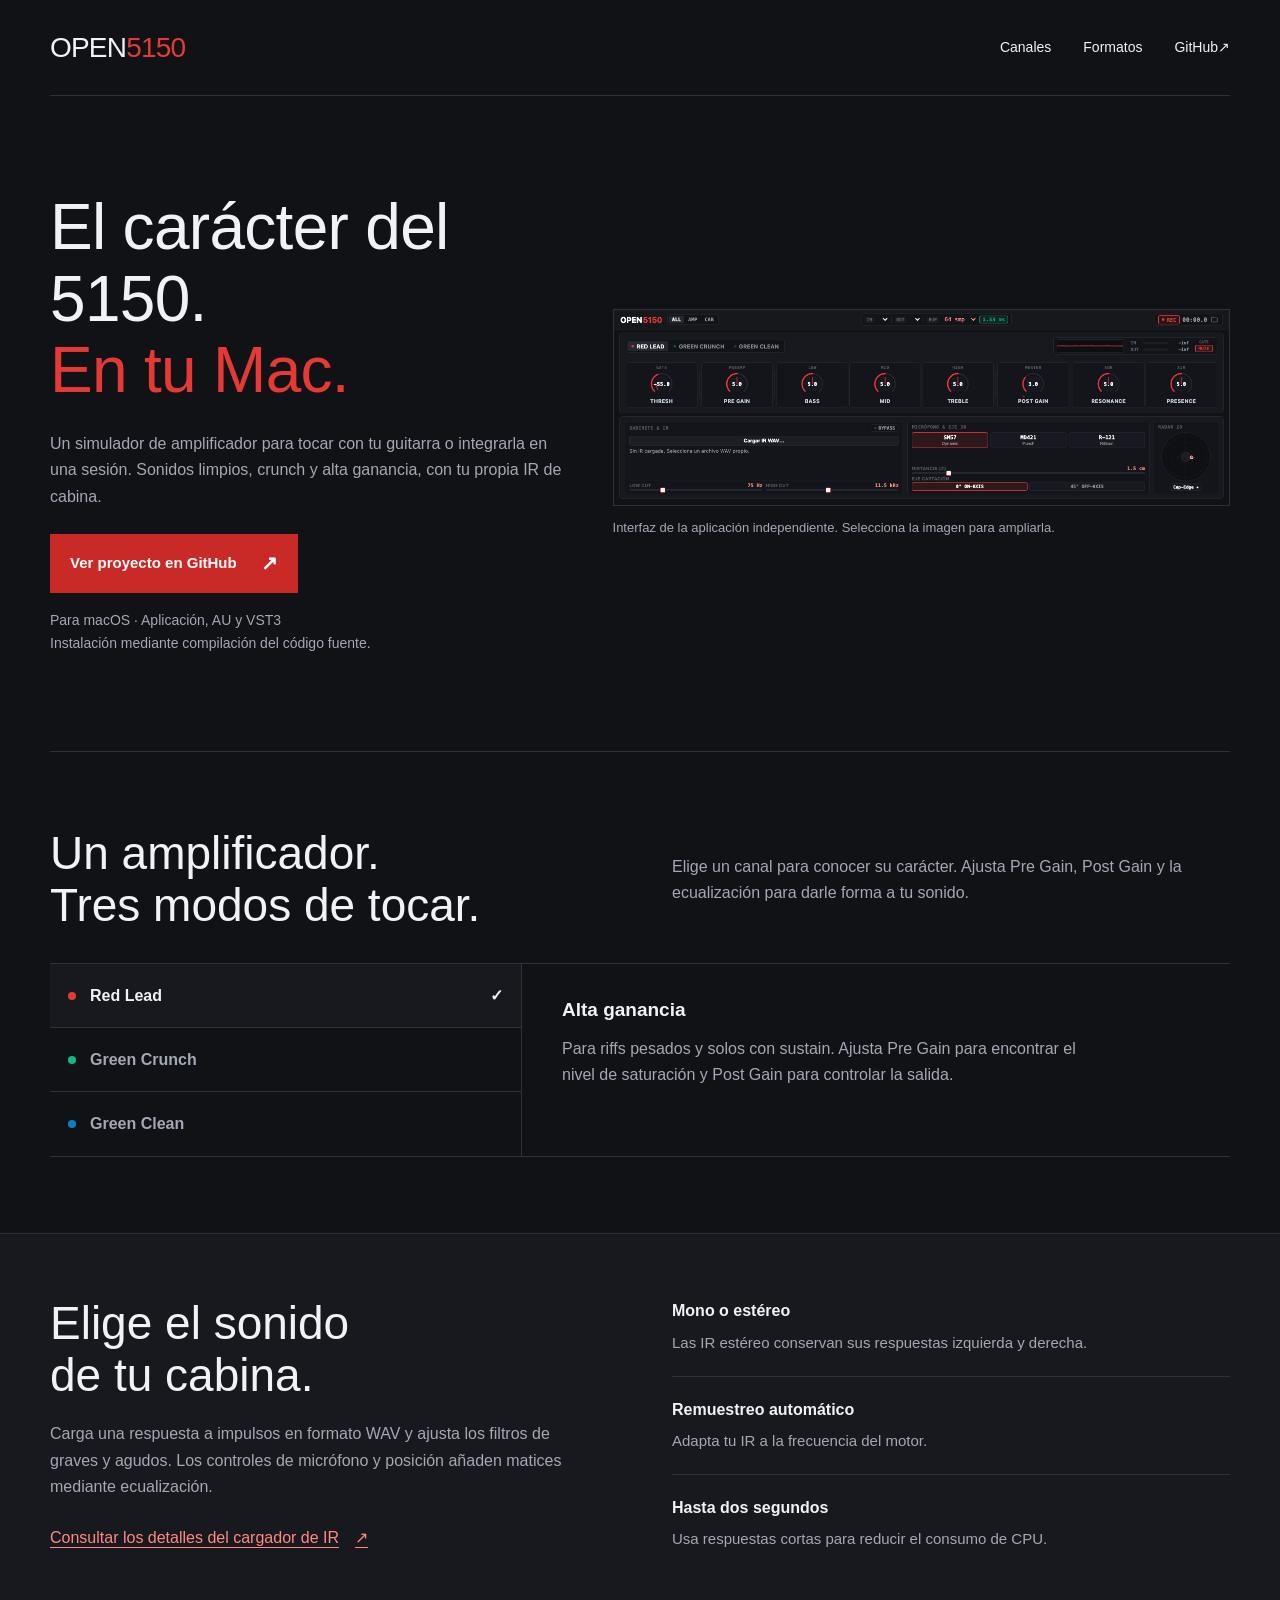
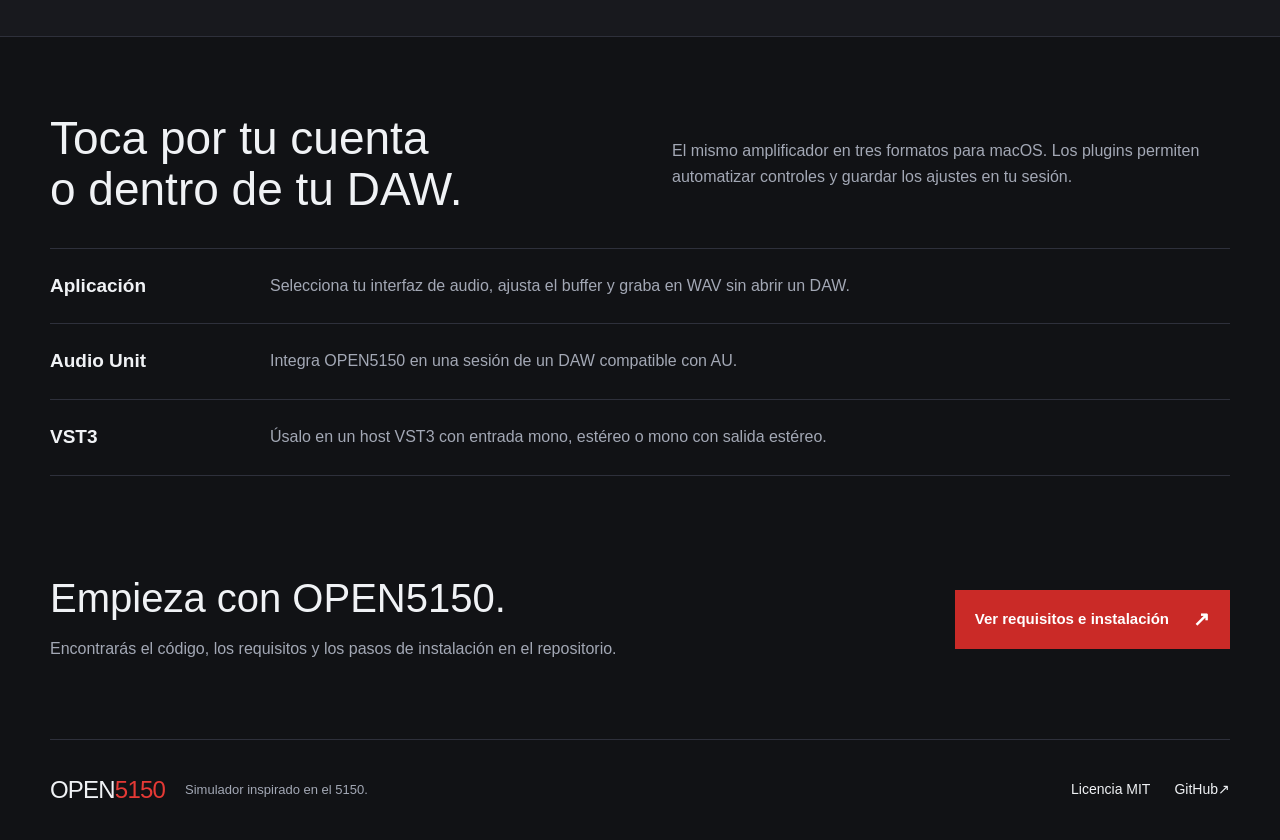
<file: docs/index.html>
<!doctype html>
<html lang="es">
<head>
  <meta charset="utf-8">
  <meta name="viewport" content="width=device-width, initial-scale=1">
  <meta name="theme-color" content="#111215">
  <meta name="description" content="Simulador de amplificador inspirado en el 5150 para macOS. Aplicación independiente, AU y VST3, con tres modos y carga de IR WAV. Código e instalación en GitHub.">
  <meta property="og:title" content="OPEN5150 — Simulador de amplificador para macOS">
  <meta property="og:description" content="Sonidos limpios, crunch y alta ganancia. Usa OPEN5150 como aplicación o plugin AU y VST3.">
  <meta property="og:type" content="website">
  <title>OPEN5150 — Simulador de amplificador para macOS</title>
  <link rel="icon" href="favicon.svg" type="image/svg+xml">
  <link rel="stylesheet" href="style.css">
  <script src="app.js" defer></script>
</head>
<body>
  <a class="skip-link" href="#main">Saltar al contenido</a>
  <header class="site-header shell">
    <a class="wordmark" href="#" aria-label="OPEN5150, inicio">OPEN<span>5150</span></a>
    <nav aria-label="Navegación principal">
      <a href="#sonido">Canales</a>
      <a href="#formatos">Formatos</a>
      <a href="https://github.com/cirocamano/open5150">GitHub <span aria-hidden="true">↗</span></a>
    </nav>
  </header>

  <main id="main">
    <section class="hero shell" aria-labelledby="hero-title">
      <div class="hero-copy">
        <h1 id="hero-title">El carácter del 5150.<br><span>En tu Mac.</span></h1>
        <p class="hero-description">Un simulador de amplificador para tocar con tu guitarra o integrarla en una sesión. Sonidos limpios, crunch y alta ganancia, con tu propia IR de cabina.</p>
        <a class="button" href="https://github.com/cirocamano/open5150">Ver proyecto en GitHub <span aria-hidden="true">↗</span></a>
        <p class="hero-note">Para macOS · Aplicación, AU y VST3<br>Instalación mediante compilación del código fuente.</p>
      </div>
      <figure class="product-preview">
        <a href="assets/interface.png" target="_blank" rel="noopener" aria-label="Abrir captura ampliada de la interfaz de OPEN5150 en una pestaña nueva">
          <img src="assets/interface.png" width="1200" height="380" alt="Interfaz de OPEN5150: selección de canal, controles del amplificador, cargador de IR WAV y ajustes de micrófono.">
        </a>
        <figcaption>Interfaz de la aplicación independiente. Selecciona la imagen para ampliarla.</figcaption>
      </figure>
    </section>

    <section class="channels shell section-space" id="sonido" aria-labelledby="channels-title">
      <div class="section-heading">
        <h2 id="channels-title">Un amplificador.<br>Tres modos de tocar.</h2>
        <p>Elige un canal para conocer su carácter. Ajusta Pre Gain, Post Gain y la ecualización para darle forma a tu sonido.</p>
      </div>
      <div class="channel-explorer">
        <div class="channel-options" role="group" aria-label="Conocer los canales del amplificador">
          <button type="button" data-channel="lead" aria-pressed="true" aria-controls="channel-story"><span class="channel-dot lead" aria-hidden="true"></span>Red Lead</button>
          <button type="button" data-channel="crunch" aria-pressed="false" aria-controls="channel-story"><span class="channel-dot crunch" aria-hidden="true"></span>Green Crunch</button>
          <button type="button" data-channel="clean" aria-pressed="false" aria-controls="channel-story"><span class="channel-dot clean" aria-hidden="true"></span>Green Clean</button>
        </div>
        <div class="channel-story" id="channel-story" data-mode="lead" aria-live="polite" aria-atomic="true">
          <h3 id="channel-title">Alta ganancia</h3>
          <p id="channel-description">Para riffs pesados y solos con sustain. Ajusta Pre Gain para encontrar el nivel de saturación y Post Gain para controlar la salida.</p>
        </div>
      </div>
    </section>

    <section class="cabinet-section" aria-labelledby="cabinet-title">
      <div class="shell cabinet-inner">
        <div>
          <h2 id="cabinet-title">Elige el sonido<br>de tu cabina.</h2>
          <p>Carga una respuesta a impulsos en formato WAV y ajusta los filtros de graves y agudos. Los controles de micrófono y posición añaden matices mediante ecualización.</p>
          <a class="text-link" href="https://github.com/cirocamano/open5150#cabinas-e-ir">Consultar los detalles del cargador de IR <span aria-hidden="true">↗</span></a>
        </div>
        <dl class="ir-specs">
          <div><dt>Mono o estéreo</dt><dd>Las IR estéreo conservan sus respuestas izquierda y derecha.</dd></div>
          <div><dt>Remuestreo automático</dt><dd>Adapta tu IR a la frecuencia del motor.</dd></div>
          <div><dt>Hasta dos segundos</dt><dd>Usa respuestas cortas para reducir el consumo de CPU.</dd></div>
        </dl>
      </div>
    </section>

    <section class="formats shell section-space" id="formatos" aria-labelledby="formats-title">
      <div class="section-heading">
        <h2 id="formats-title">Toca por tu cuenta<br>o dentro de tu DAW.</h2>
        <p>El mismo amplificador en tres formatos para macOS. Los plugins permiten automatizar controles y guardar los ajustes en tu sesión.</p>
      </div>
      <div class="format-list">
        <div class="format-row"><h3>Aplicación</h3><p>Selecciona tu interfaz de audio, ajusta el buffer y graba en WAV sin abrir un DAW.</p></div>
        <div class="format-row"><h3>Audio Unit</h3><p>Integra OPEN5150 en una sesión de un DAW compatible con AU.</p></div>
        <div class="format-row"><h3>VST3</h3><p>Úsalo en un host VST3 con entrada mono, estéreo o mono con salida estéreo.</p></div>
      </div>
    </section>

    <section class="installation shell" aria-labelledby="installation-title">
      <div><h2 id="installation-title">Empieza con OPEN5150.</h2><p>Encontrarás el código, los requisitos y los pasos de instalación en el repositorio.</p></div>
      <a class="button" href="https://github.com/cirocamano/open5150#requisitos">Ver requisitos e instalación <span aria-hidden="true">↗</span></a>
    </section>
  </main>

  <footer class="shell site-footer">
    <a class="wordmark" href="#">OPEN<span>5150</span></a>
    <p>Simulador inspirado en el 5150.</p>
    <div><a href="https://github.com/cirocamano/open5150/blob/main/LICENSE">Licencia MIT</a><a href="https://github.com/cirocamano/open5150">GitHub <span aria-hidden="true">↗</span></a></div>
  </footer>
</body>
</html>
</file>
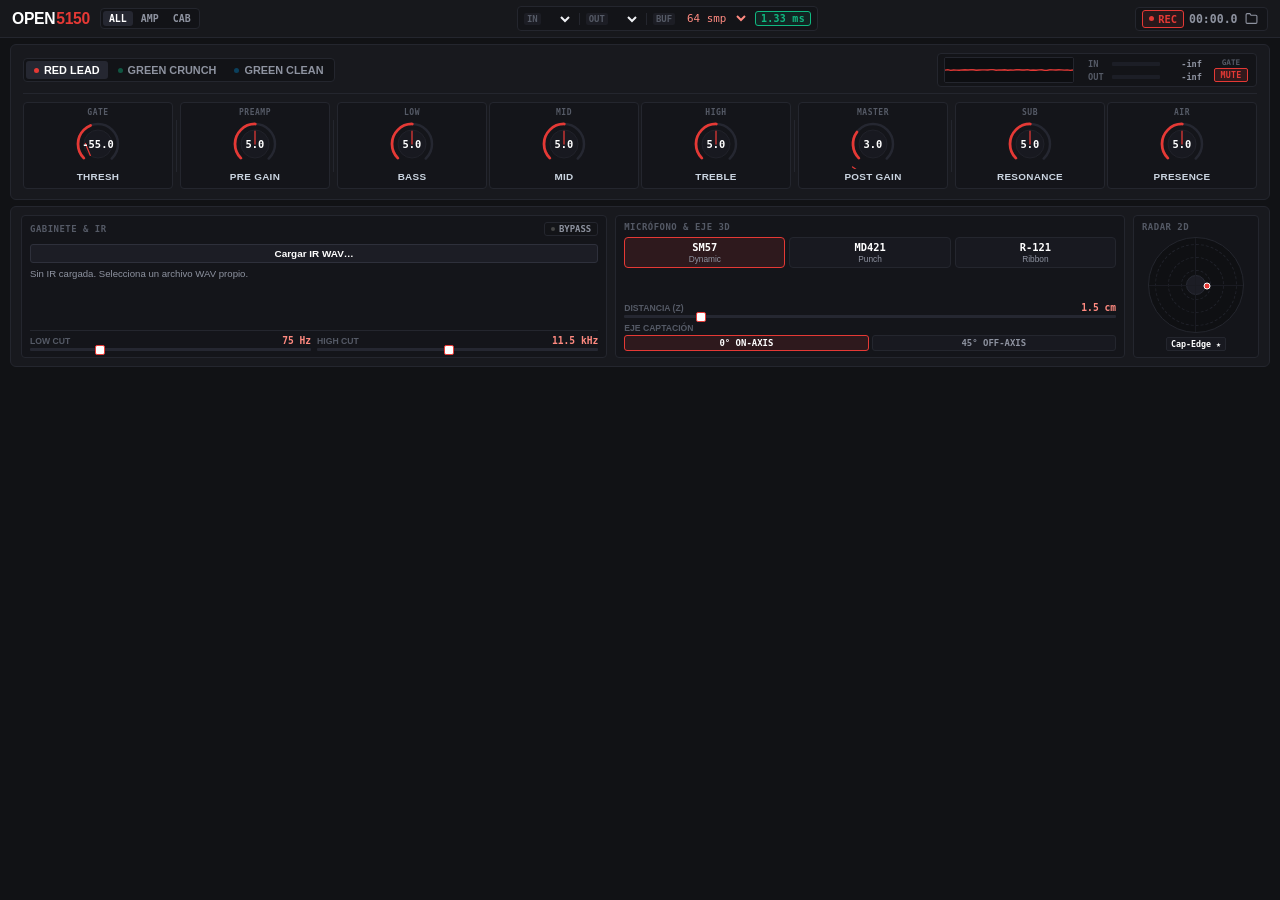
<file: ui/index.html>
<!DOCTYPE html>
<html lang="es" data-theme="red" data-view="all">
<head>
  <meta charset="UTF-8">
  <meta name="viewport" content="width=device-width, initial-scale=1.0">
  <title>OPEN5150 - High Gain Tube Amplifier & 3D Cab Studio</title>
  <link rel="stylesheet" href="style.css">
</head>
<body>

  <!-- App Shell -->
  <div class="app-shell">

    <!-- Top Navigation Bar: Minimal Hardware & DAW Tape Deck -->
    <header class="app-header">

      <!-- Left: Logo & View Switch -->
      <div class="header-left">
        <div class="brand-group">
          <span class="brand-name">OPEN<span class="brand-accent">5150</span></span>
        </div>

        <div class="view-switch">
          <button class="view-btn active" data-view="all" id="btnViewAll">ALL</button>
          <button class="view-btn" data-view="amp" id="btnViewAmp">AMP</button>
          <button class="view-btn" data-view="cab" id="btnViewCab">CAB</button>
        </div>
      </div>

      <!-- Center: Hardware Audio I/O & Latency Telemetry -->
      <div class="telemetry-bar">
        <div class="hw-item">
          <span class="hw-label">IN</span>
          <select id="selectInput" class="compact-select" title="Entrada de Audio (Guitarra)"></select>
        </div>
        <div class="hw-divider"></div>
        <div class="hw-item">
          <span class="hw-label">OUT</span>
          <select id="selectOutput" class="compact-select" title="Salida de Audio"></select>
        </div>
        <div class="hw-divider"></div>
        <div class="hw-item">
          <span class="hw-label">BUF</span>
          <select id="selectBuffer" class="compact-select buffer-select" title="Tamaño de Buffer DSP">
            <option value="32">32 smp</option>
            <option value="64" selected>64 smp</option>
            <option value="128">128 smp</option>
            <option value="256">256 smp</option>
          </select>
        </div>
        <div class="latency-tag" id="lblLatency">1.33 ms</div>
      </div>

      <!-- Right: Lossless DAW Session Recorder -->
      <div class="recorder-bar">
        <button class="rec-btn" id="btnRecord" title="Iniciar/Detener Grabación WAV 24-bit">
          <span class="rec-dot"></span>
          <span id="lblRecText">REC</span>
        </button>
        <span class="rec-stopwatch" id="lblRecTimer">00:00.0</span>
        <button class="icon-btn" id="btnOpenRecordings" title="Abrir carpeta de grabaciones en Finder">
          <svg width="13" height="13" viewBox="0 0 24 24" fill="none" stroke="currentColor" stroke-width="2"><path d="M22 19a2 2 0 0 1-2 2H4a2 2 0 0 1-2-2V5a2 2 0 0 1 2-2h5l2 3h9a2 2 0 0 1 2 2z"></path></svg>
        </button>
      </div>

    </header>

    <!-- Notification Toast -->
    <div class="rec-toast" id="recToast">
      <span class="toast-dot"></span>
      <span class="toast-text" id="toastMsg">Take guardado</span>
      <button class="toast-btn" id="btnToastReveal">Ver</button>
    </div>

    <!-- Main Workspace Container -->
    <main class="workspace-container">

      <!-- 1. The Amplifier Head (Faceplate & Controls) -->
      <section class="amp-panel" id="ampSection">

        <!-- Amp Top Bar: Channel Voicing, Bright Switch, Scope & Meters -->
        <div class="amp-header-bar">

          <div class="amp-header-left">
            <!-- Mode Selector Switch -->
            <div class="mode-selector">
              <button class="mode-btn active" id="btnModeRed" data-channel="1" data-crunch="0">
                <span class="mode-dot red"></span>
                <span>RED LEAD</span>
              </button>
              <button class="mode-btn" id="btnModeCrunch" data-channel="0" data-crunch="1">
                <span class="mode-dot green"></span>
                <span>GREEN CRUNCH</span>
              </button>
              <button class="mode-btn" id="btnModeClean" data-channel="0" data-crunch="0">
                <span class="mode-dot cyan"></span>
                <span>GREEN CLEAN</span>
              </button>
            </div>

            <!-- Bright Switch (Green channel only) -->
            <button class="bright-toggle" id="btnBright" style="display: none;" title="Realce de agudos +6dB">
              <span>BRIGHT +6dB</span>
            </button>
          </div>

          <!-- Fixed-Width Signal Scope & Meters (Zero Width Fluctuation) -->
          <div class="meter-panel">
            <canvas id="scopeCanvas" width="130" height="26"></canvas>

            <div class="hud-meters">
              <div class="hud-row">
                <span class="hud-lbl">IN</span>
                <div class="hud-track"><div class="hud-fill in" id="hudBarIn"></div></div>
                <span class="hud-val" id="hudValIn">-inf</span>
              </div>
              <div class="hud-row">
                <span class="hud-lbl">OUT</span>
                <div class="hud-track"><div class="hud-fill out" id="hudBarOut"></div></div>
                <span class="hud-val" id="hudValOut">-inf</span>
              </div>
            </div>

            <div class="gate-indicator">
              <span class="gate-tag">GATE</span>
              <span class="gate-badge closed" id="gatePill">MUTE</span>
            </div>
          </div>

        </div>

        <!-- Minimalist Rotary Dials Matrix (8 precision controls) -->
        <div class="dials-row">

          <!-- GATE -->
          <div class="dial-cell">
            <span class="dial-section-tag">GATE</span>
            <div class="dial-widget" data-id="gateThreshold" data-min="-80.0" data-max="-20.0" data-default="-55.0" data-step="0.5" data-unit="dB" title="Umbral de compuerta">
              <svg class="dial-svg" viewBox="0 0 100 100">
                <circle class="dial-track" cx="50" cy="50" r="40"></circle>
                <circle class="dial-fill" cx="50" cy="50" r="40"></circle>
                <circle class="dial-knob" cx="50" cy="50" r="28"></circle>
                <line class="dial-needle" x1="50" y1="50" x2="50" y2="24"></line>
              </svg>
              <div class="dial-center-val">-55.0</div>
            </div>
            <span class="dial-label">THRESH</span>
          </div>

          <div class="dial-divider"></div>

          <!-- PREAMP GAIN -->
          <div class="dial-cell">
            <span class="dial-section-tag">PREAMP</span>
            <div class="dial-widget" data-id="preGain" data-min="0.0" data-max="10.0" data-default="5.0" data-step="0.1" data-unit="" title="Ganancia Preamp">
              <svg class="dial-svg" viewBox="0 0 100 100">
                <circle class="dial-track" cx="50" cy="50" r="40"></circle>
                <circle class="dial-fill" cx="50" cy="50" r="40"></circle>
                <circle class="dial-knob" cx="50" cy="50" r="28"></circle>
                <line class="dial-needle" x1="50" y1="50" x2="50" y2="24"></line>
              </svg>
              <div class="dial-center-val">5.0</div>
            </div>
            <span class="dial-label">PRE GAIN</span>
          </div>

          <div class="dial-divider"></div>

          <!-- TONE STACK: BASS, MID, TREBLE -->
          <div class="dial-cell">
            <span class="dial-section-tag">LOW</span>
            <div class="dial-widget" data-id="bass" data-min="0.0" data-max="10.0" data-default="5.0" data-step="0.1" data-unit="" title="Graves">
              <svg class="dial-svg" viewBox="0 0 100 100">
                <circle class="dial-track" cx="50" cy="50" r="40"></circle>
                <circle class="dial-fill" cx="50" cy="50" r="40"></circle>
                <circle class="dial-knob" cx="50" cy="50" r="28"></circle>
                <line class="dial-needle" x1="50" y1="50" x2="50" y2="24"></line>
              </svg>
              <div class="dial-center-val">5.0</div>
            </div>
            <span class="dial-label">BASS</span>
          </div>

          <div class="dial-cell">
            <span class="dial-section-tag">MID</span>
            <div class="dial-widget" data-id="mid" data-min="0.0" data-max="10.0" data-default="5.0" data-step="0.1" data-unit="" title="Medios">
              <svg class="dial-svg" viewBox="0 0 100 100">
                <circle class="dial-track" cx="50" cy="50" r="40"></circle>
                <circle class="dial-fill" cx="50" cy="50" r="40"></circle>
                <circle class="dial-knob" cx="50" cy="50" r="28"></circle>
                <line class="dial-needle" x1="50" y1="50" x2="50" y2="24"></line>
              </svg>
              <div class="dial-center-val">5.0</div>
            </div>
            <span class="dial-label">MID</span>
          </div>

          <div class="dial-cell">
            <span class="dial-section-tag">HIGH</span>
            <div class="dial-widget" data-id="treble" data-min="0.0" data-max="10.0" data-default="5.0" data-step="0.1" data-unit="" title="Agudos">
              <svg class="dial-svg" viewBox="0 0 100 100">
                <circle class="dial-track" cx="50" cy="50" r="40"></circle>
                <circle class="dial-fill" cx="50" cy="50" r="40"></circle>
                <circle class="dial-knob" cx="50" cy="50" r="28"></circle>
                <line class="dial-needle" x1="50" y1="50" x2="50" y2="24"></line>
              </svg>
              <div class="dial-center-val">5.0</div>
            </div>
            <span class="dial-label">TREBLE</span>
          </div>

          <div class="dial-divider"></div>

          <!-- POST GAIN (Master Volume) -->
          <div class="dial-cell">
            <span class="dial-section-tag">MASTER</span>
            <div class="dial-widget" data-id="postGain" data-min="0.0" data-max="10.0" data-default="3.0" data-step="0.1" data-unit="" title="Volumen Master">
              <svg class="dial-svg" viewBox="0 0 100 100">
                <circle class="dial-track" cx="50" cy="50" r="40"></circle>
                <circle class="dial-fill" cx="50" cy="50" r="40"></circle>
                <circle class="dial-knob" cx="50" cy="50" r="28"></circle>
                <line class="dial-needle" x1="50" y1="50" x2="50" y2="24"></line>
              </svg>
              <div class="dial-center-val">3.0</div>
            </div>
            <span class="dial-label">POST GAIN</span>
          </div>

          <div class="dial-divider"></div>

          <!-- POWER AMP DAMPING -->
          <div class="dial-cell">
            <span class="dial-section-tag">SUB</span>
            <div class="dial-widget" data-id="resonance" data-min="0.0" data-max="10.0" data-default="5.0" data-step="0.1" data-unit="" title="Resonancia">
              <svg class="dial-svg" viewBox="0 0 100 100">
                <circle class="dial-track" cx="50" cy="50" r="40"></circle>
                <circle class="dial-fill" cx="50" cy="50" r="40"></circle>
                <circle class="dial-knob" cx="50" cy="50" r="28"></circle>
                <line class="dial-needle" x1="50" y1="50" x2="50" y2="24"></line>
              </svg>
              <div class="dial-center-val">5.0</div>
            </div>
            <span class="dial-label">RESONANCE</span>
          </div>

          <div class="dial-cell">
            <span class="dial-section-tag">AIR</span>
            <div class="dial-widget" data-id="presence" data-min="0.0" data-max="10.0" data-default="5.0" data-step="0.1" data-unit="" title="Presencia">
              <svg class="dial-svg" viewBox="0 0 100 100">
                <circle class="dial-track" cx="50" cy="50" r="40"></circle>
                <circle class="dial-fill" cx="50" cy="50" r="40"></circle>
                <circle class="dial-knob" cx="50" cy="50" r="28"></circle>
                <line class="dial-needle" x1="50" y1="50" x2="50" y2="24"></line>
              </svg>
              <div class="dial-center-val">5.0</div>
            </div>
            <span class="dial-label">PRESENCE</span>
          </div>

        </div>
      </section>

      <!-- 2. Studio Cabinet & Acoustic 3D Radar (Horizontal Strip) -->
      <section class="cab-panel" id="cabSection">

        <!-- Column 1: Cabinet Selection & Filters -->
        <div class="cab-card cab-model-col">
          <div class="cab-card-header">
            <span class="card-title">GABINETE & IR</span>
            <button class="cab-power-toggle" id="btnCabPower" title="Activar/Bypasear simulación de cabina">
              <span class="power-lamp"></span>
              <span class="power-text">BYPASS</span>
            </button>
          </div>

          <div class="cab-select-group">
            <button class="btn-browse-ir" id="btnBrowseIr">Cargar IR WAV…</button>
          </div>

          <div class="cab-desc-text" id="cabDesc">Sin IR cargada. Selecciona un archivo WAV propio.</div>

          <div class="filters-row">
            <div class="filter-item">
              <div class="filter-header">
                <span class="filter-name">LOW CUT</span>
                <span class="filter-val" id="valLowCut">75 Hz</span>
              </div>
              <input type="range" class="flat-slider" id="sliderLowCut" min="20" max="250" value="75" step="1">
            </div>
            <div class="filter-item">
              <div class="filter-header">
                <span class="filter-name">HIGH CUT</span>
                <span class="filter-val" id="valHighCut">11.5 kHz</span>
              </div>
              <input type="range" class="flat-slider" id="sliderHighCut" min="4000" max="20000" value="11500" step="100">
            </div>
          </div>
        </div>

        <!-- Column 2: Microphone & 3D Axis -->
        <div class="cab-card cab-mic-col">
          <div class="cab-card-header">
            <span class="card-title">MICRÓFONO & EJE 3D</span>
          </div>

          <div class="mic-group">
            <button class="mic-btn active" data-mic="0">
              <span class="mic-code">SM57</span>
              <span class="mic-type">Dynamic</span>
            </button>
            <button class="mic-btn" data-mic="1">
              <span class="mic-code">MD421</span>
              <span class="mic-type">Punch</span>
            </button>
            <button class="mic-btn" data-mic="2">
              <span class="mic-code">R-121</span>
              <span class="mic-type">Ribbon</span>
            </button>
          </div>

          <div class="axis-group">
            <div class="axis-item">
              <div class="axis-header">
                <span class="axis-label">DISTANCIA (Z)</span>
                <span class="axis-readout" id="valDistance">1.5 cm</span>
              </div>
              <input type="range" class="flat-slider" id="sliderDistance" min="0.0" max="1.0" value="0.15" step="0.01">
            </div>

            <div class="axis-item">
              <span class="axis-label">EJE CAPTACIÓN</span>
              <div class="angle-group">
                <button class="angle-btn active" id="btnAngle0">0° ON-AXIS</button>
                <button class="angle-btn" id="btnAngle45">45° OFF-AXIS</button>
              </div>
            </div>
          </div>
        </div>

        <!-- Column 3: 2D Speaker Cone Radar -->
        <div class="cab-card cab-radar-col">
          <div class="cab-card-header">
            <span class="card-title">RADAR 2D</span>
          </div>

          <div class="radar-wrapper">
            <div class="radar-pad" id="conePad" title="Arrastra el micrófono sobre el cono">
              <div class="speaker-cone-art">
                <div class="cone-ring ring-3"></div>
                <div class="cone-ring ring-2"></div>
                <div class="cone-ring ring-1"></div>
                <div class="dust-cap"></div>
                <div class="crosshair-h"></div>
                <div class="crosshair-v"></div>
              </div>

              <!-- Draggable Mic Target -->
              <div class="mic-target" id="micTarget">
                <div class="target-dot"></div>
              </div>
            </div>

            <div class="target-tag" id="micTag">Cap-Edge ★</div>
          </div>
        </div>

      </section>

    </main>

  </div>

  <script src="app.js"></script>
</body>
</html>
</file>
<file: docs/style.css>
:root {
  --background: #111215;
  --panel: #18191e;
  --border: #2e303b;
  --text: #f0f2f5;
  --muted: #a3a8b5;
  --accent: #e53935;
  --crunch: #10b981;
  --clean: #0284c7;
  --display: Impact, 'Arial Narrow', 'Helvetica Neue', sans-serif;
  color-scheme: dark;
}
* { box-sizing: border-box; }
html { scroll-behavior: smooth; scroll-padding-top: 24px; }
body {
  margin: 0;
  background: var(--background);
  color: var(--text);
  font-family: -apple-system, BlinkMacSystemFont, 'Segoe UI', Arial, sans-serif;
  font-size: 16px;
  line-height: 1.65;
  -webkit-font-smoothing: antialiased;
}
a { color: inherit; text-decoration: none; }
button { font: inherit; }
a, button { -webkit-tap-highlight-color: transparent; }
a:focus-visible, button:focus-visible {
  outline: 3px solid var(--text);
  outline-offset: 5px;
}
::selection { background: #96312f; color: white; }
h1, h2, h3, p, figure, dl { margin: 0; }
h1, h2 { font-family: var(--display); font-weight: 400; line-height: 1.12; }
h1 { font-size: clamp(44px, 9vw, 76px); letter-spacing: -.7px; }
h2 { font-size: clamp(32px, 6.5vw, 46px); }
h3 { font-size: 19px; line-height: 1.4; font-weight: 650; }
p, dd { color: var(--muted); }
.shell { width: min(1180px, calc(100% - 40px)); margin-inline: auto; }
.site-header {
  display: flex;
  align-items: center;
  justify-content: space-between;
  gap: 20px;
  min-height: 84px;
  border-bottom: 1px solid var(--border);
}
.wordmark { font: 28px/1 var(--display); letter-spacing: -.8px; }
.wordmark span { color: var(--accent); }
.site-header nav { display: flex; gap: 18px; align-items: center; font-size: 14px; }
.site-header nav a, .site-footer a { display: inline-flex; align-items: center; min-height: 44px; }
.site-header nav a:hover, .site-footer a:hover { text-decoration: underline; text-underline-offset: 5px; }
.hero { padding-block: 56px; display: grid; gap: 36px; }
h1 span { color: var(--accent); }
.hero-description { max-width: 600px; margin-block: 24px; font-size: 17px; }
.button {
  display: inline-flex;
  justify-content: center;
  align-items: center;
  gap: 24px;
  min-height: 50px;
  padding: 13px 20px;
  background: #ca2a27;
  color: #fff;
  font-size: 15px;
  font-weight: 600;
  transition: background .15s;
}
.button:hover { background: #b42422; }
.button span { font-size: 20px; }
.hero-note { margin-top: 16px; font-size: 14px; }
.product-preview { align-self: center; min-width: 0; }
.product-preview a { display: block; border: 1px solid var(--border); }
.product-preview img { width: 100%; height: auto; display: block; }
.product-preview figcaption { color: var(--muted); font-size: 13px; line-height: 1.6; margin-top: 12px; }
.section-space { padding-block: 56px; }
.section-heading { display: grid; gap: 20px; margin-bottom: 32px; }
.section-heading p { max-width: 540px; }
.channels { border-top: 1px solid var(--border); }
.channel-explorer { display: grid; border-block: 1px solid var(--border); }
.channel-options { display: grid; }
.channel-options button {
  display: flex;
  align-items: center;
  gap: 14px;
  min-height: 64px;
  width: 100%;
  padding: 18px;
  border: 0;
  border-bottom: 1px solid var(--border);
  background: transparent;
  color: var(--muted);
  text-align: left;
  font-weight: 600;
  cursor: pointer;
}
.channel-options button:hover { color: var(--text); background: #1c1d24; }
.channel-options button[aria-pressed=true] { color: var(--text); background: var(--panel); }
.channel-options button[aria-pressed=true]::after { content: '✓'; margin-left: auto; }
.channel-dot { width: 8px; height: 8px; border-radius: 50%; flex-shrink: 0; }
.lead { background: var(--accent); }
.crunch { background: var(--crunch); }
.clean { background: var(--clean); }
.channel-story { padding: 28px 18px; min-height: 210px; }
.channel-story h3 { margin-bottom: 12px; }
.channel-story p { max-width: 550px; }
.cabinet-section { background: var(--panel); border-block: 1px solid var(--border); }
.cabinet-inner { display: grid; gap: 28px; padding-block: 56px; }
.cabinet-inner h2 { margin-bottom: 20px; }
.cabinet-inner p { max-width: 540px; }
.text-link { display: inline-flex; align-items: center; gap: 16px; min-height: 44px; margin-top: 16px; color: #ff8a80; text-decoration: underline; text-underline-offset: 4px; }
.text-link:hover { color: var(--text); }
.ir-specs > div { padding-block: 20px; border-bottom: 1px solid var(--border); }
.ir-specs > div:first-child { padding-top: 0; }
.ir-specs > div:last-child { border-bottom: 0; }
dt { font-weight: 600; margin-bottom: 6px; }
dd { margin: 0; font-size: 15px; }
.format-list { border-top: 1px solid var(--border); }
.format-row { display: grid; gap: 10px; padding-block: 24px; border-bottom: 1px solid var(--border); }
.format-row p { max-width: 700px; }
.installation { display: grid; gap: 24px; padding-block: 40px 56px; }
.installation h2 { margin-bottom: 16px; font-size: clamp(30px, 6vw, 40px); }
.installation .button { justify-self: start; }
.site-footer { display: flex; flex-wrap: wrap; align-items: center; gap: 20px; padding-block: 28px; border-top: 1px solid var(--border); }
.site-footer .wordmark { font-size: 24px; }
.site-footer p { font-size: 13px; }
.site-footer > div { display: flex; gap: 24px; font-size: 14px; }
.skip-link { position: fixed; left: 12px; top: 12px; padding: 12px; background: #ca2a27; color: white; z-index: 10; transform: translateY(-160%); }
.skip-link:focus { transform: translateY(0); }
@media (min-width: 760px) {
  .shell { width: min(1180px, calc(100% - 80px)); }
  .site-header { min-height: 96px; }
  .site-header nav { gap: 32px; }
  .hero { padding-block: 76px; gap: 44px; }
  .section-space { padding-block: 76px; }
  .section-heading { grid-template-columns: 1fr 1fr; gap: 64px; align-items: center; }
  .channel-explorer { grid-template-columns: 1fr 1.5fr; }
  .channel-options { border-right: 1px solid var(--border); }
  .channel-options button:last-child { border-bottom: 0; }
  .channel-story { padding: 32px 40px; align-self: center; min-height: 190px; }
  .cabinet-inner { grid-template-columns: 1fr 1fr; gap: 64px; padding-block: 64px; }
  .format-row { grid-template-columns: 180px 1fr; gap: 40px; }
  .installation { grid-template-columns: 1fr auto; align-items: center; padding-block: 24px 76px; gap: 40px; }
  .site-footer > div { margin-left: auto; }
}
@media (min-width: 1100px) {
  .hero { grid-template-columns: 1fr 1.2fr; gap: 48px; padding-block: 96px; }
  h1 { font-size: 64px; }
  .hero-description { font-size: 16px; }
}
@media (max-width: 380px) {
  .site-header { flex-wrap: wrap; gap: 0; padding-block: 16px; }
  .site-header nav { width: 100%; justify-content: space-between; }
}
@media (prefers-reduced-motion: reduce) {
  html { scroll-behavior: auto; }
  * { transition: none !important; }
}
</file>
<file: ui/style.css>
/* OPEN5150 - High Gain Precision Tube Amplifier & 3D Cab Studio
   Theme: Minimalist Flat Dark Hardware Architecture (No Glassmorphism) */

:root {
  --bg-deep: #111215;
  --panel-bg: #18191e;
  --card-bg: #14151a;
  --card-border: #24262e;
  --border-light: #2e303b;
  --text-main: #f0f2f5;
  --text-muted: #8e93a0;
  --text-dim: #555a66;

  /* Channel Accents (Solid Flat Colors, No Glow) */
  --accent: #e53935;
  --accent-dim: rgba(229, 57, 53, 0.12);
  --accent-text: #ff8a80;

  --font-sans: 'Plus Jakarta Sans', -apple-system, BlinkMacSystemFont, 'Segoe UI', Roboto, sans-serif;
  --font-mono: 'JetBrains Mono', SFMono-Regular, Menlo, monospace;
}

html[data-theme="crunch"] {
  --accent: #10b981;
  --accent-dim: rgba(16, 185, 129, 0.12);
  --accent-text: #a7f3d0;
}

html[data-theme="clean"] {
  --accent: #0284c7;
  --accent-dim: rgba(2, 132, 199, 0.12);
  --accent-text: #7dd3fc;
}

* {
  box-sizing: border-box;
  margin: 0;
  padding: 0;
  user-select: none;
  -webkit-user-select: none;
}

html, body {
  background: var(--bg-deep);
  color: var(--text-main);
  font-family: var(--font-sans);
  height: 100vh;
  width: 100vw;
  overflow: hidden;
  overscroll-behavior: none;
}

.app-shell {
  display: flex;
  flex-direction: column;
  height: 100vh;
  width: 100vw;
  overflow: hidden;
  overscroll-behavior: none;
}

/* =============================================================================
   1. Flat Top Header (38px, Fixed)
   ============================================================================= */
.app-header {
  height: 38px;
  padding: 0 12px;
  background: #17181c;
  border-bottom: 1px solid var(--card-border);
  display: flex;
  align-items: center;
  justify-content: space-between;
  flex-shrink: 0;
  gap: 12px;
}

.header-left {
  display: flex;
  align-items: center;
  gap: 10px;
}

.brand-group {
  display: flex;
  align-items: center;
  gap: 6px;
}

.brand-name {
  font-size: 0.98rem;
  font-weight: 800;
  letter-spacing: -0.3px;
  color: #ffffff;
}

.brand-accent {
  color: var(--accent);
  margin-left: 1px;
}

/* View Switcher: ALL / AMP / CAB */
.view-switch {
  display: flex;
  background: #121317;
  padding: 2px;
  border-radius: 4px;
  border: 1px solid var(--card-border);
  gap: 2px;
}

.view-btn {
  background: transparent;
  border: none;
  color: var(--text-muted);
  font-family: var(--font-mono);
  font-size: 0.62rem;
  font-weight: 700;
  padding: 2px 6px;
  border-radius: 3px;
  cursor: pointer;
  transition: background 0.15s, color 0.15s;
}

.view-btn:hover {
  color: #fff;
}

.view-btn.active {
  background: #252731;
  color: #fff;
}

/* Telemetry & Device Selectors */
.telemetry-bar {
  display: flex;
  align-items: center;
  gap: 6px;
  background: #131418;
  padding: 2px 6px;
  border-radius: 4px;
  border: 1px solid var(--card-border);
}

.hw-item {
  display: flex;
  align-items: center;
  gap: 4px;
}

.hw-label {
  font-family: var(--font-mono);
  font-size: 0.56rem;
  font-weight: 700;
  color: var(--text-dim);
  background: #1c1d24;
  padding: 1px 3px;
  border-radius: 2px;
}

.hw-divider {
  width: 1px;
  height: 12px;
  background: var(--card-border);
}

.compact-select {
  background: transparent;
  color: var(--text-main);
  border: none;
  font-family: var(--font-sans);
  font-size: 0.72rem;
  font-weight: 500;
  padding: 2px 4px;
  outline: none;
  cursor: pointer;
  max-width: 130px;
}

.compact-select.buffer-select {
  max-width: 70px;
  font-family: var(--font-mono);
  font-size: 0.68rem;
  color: var(--accent-text);
}

.compact-select option {
  background: #18191e;
  color: #fff;
}

.latency-tag {
  font-family: var(--font-mono);
  font-size: 0.62rem;
  font-weight: 700;
  color: #10b981;
  background: rgba(16, 185, 129, 0.1);
  border: 1px solid #10b981;
  padding: 1px 5px;
  border-radius: 3px;
  letter-spacing: 0.3px;
}

/* Recorder Bar */
.recorder-bar {
  display: flex;
  align-items: center;
  gap: 5px;
  background: #131418;
  padding: 2px 6px;
  border-radius: 4px;
  border: 1px solid var(--card-border);
}

.rec-btn {
  display: flex;
  align-items: center;
  gap: 4px;
  background: rgba(229, 57, 53, 0.1);
  border: 1px solid #e53935;
  color: #e53935;
  font-family: var(--font-mono);
  font-size: 0.65rem;
  font-weight: 700;
  padding: 2px 6px;
  border-radius: 3px;
  cursor: pointer;
}

.rec-btn:hover {
  background: rgba(229, 57, 53, 0.2);
}

.rec-btn.recording {
  background: #e53935;
  color: #fff;
}

.rec-dot {
  width: 5px;
  height: 5px;
  border-radius: 50%;
  background: #e53935;
}

.rec-btn.recording .rec-dot {
  background: #fff;
}

.rec-stopwatch {
  font-family: var(--font-mono);
  font-size: 0.72rem;
  font-weight: 600;
  color: var(--text-muted);
  width: 48px;
  text-align: center;
}

.rec-stopwatch.active {
  color: #e53935;
  font-weight: 700;
}

.icon-btn {
  background: transparent;
  border: none;
  color: var(--text-muted);
  cursor: pointer;
  padding: 2px 3px;
  border-radius: 3px;
  display: flex;
  align-items: center;
  justify-content: center;
}

.icon-btn:hover {
  color: #fff;
  background: #252731;
}

/* Toast */
.rec-toast {
  position: fixed;
  bottom: 12px;
  right: 12px;
  background: #1c1d24;
  border: 1px solid var(--card-border);
  padding: 6px 10px;
  border-radius: 4px;
  display: flex;
  align-items: center;
  gap: 6px;
  z-index: 1000;
  opacity: 0;
  transform: translateY(8px);
  pointer-events: none;
  transition: opacity 0.2s, transform 0.2s;
}

.rec-toast.show {
  opacity: 1;
  transform: translateY(0);
  pointer-events: auto;
}

.toast-dot {
  width: 5px;
  height: 5px;
  border-radius: 50%;
  background: #10b981;
}

.toast-text {
  font-size: 0.7rem;
  font-weight: 500;
  color: var(--text-main);
}

.toast-btn {
  background: #282a34;
  border: 1px solid var(--border-light);
  color: #fff;
  font-size: 0.62rem;
  font-weight: 600;
  padding: 1px 5px;
  border-radius: 2px;
  cursor: pointer;
}

/* =============================================================================
   2. Workspace Container (Zero Scrollbars, Fixed)
   ============================================================================= */
.workspace-container {
  flex: 1;
  display: flex;
  flex-direction: column;
  gap: 6px;
  padding: 6px 10px 8px;
  overflow: hidden;
  overscroll-behavior: none;
}

/* View Switcher States */
html[data-view="amp"] #cabSection {
  display: none !important;
}
html[data-view="amp"] #ampSection {
  flex: 1;
  justify-content: center;
}
html[data-view="cab"] #ampSection {
  display: none !important;
}
html[data-view="cab"] #cabSection {
  flex: 1;
}

/* =============================================================================
   3. Amplifier Head Panel
   ============================================================================= */
.amp-panel {
  background: var(--panel-bg);
  border: 1px solid var(--card-border);
  border-radius: 6px;
  padding: 8px 12px 10px;
  flex-shrink: 0;
  display: flex;
  flex-direction: column;
  gap: 8px;
}

.amp-header-bar {
  display: flex;
  align-items: center;
  justify-content: space-between;
  padding-bottom: 6px;
  border-bottom: 1px solid var(--card-border);
  gap: 8px;
}

.amp-header-left {
  display: flex;
  align-items: center;
  gap: 8px;
}

/* Mode Selector Switch */
.mode-selector {
  display: flex;
  background: #121317;
  padding: 2px;
  border-radius: 4px;
  border: 1px solid var(--card-border);
  gap: 2px;
}

.mode-btn {
  background: transparent;
  border: none;
  color: var(--text-muted);
  font-family: var(--font-sans);
  font-size: 0.68rem;
  font-weight: 600;
  padding: 3px 8px;
  border-radius: 3px;
  cursor: pointer;
  display: flex;
  align-items: center;
  gap: 5px;
  transition: background 0.15s, color 0.15s;
}

.mode-btn:hover {
  color: #fff;
}

.mode-btn.active {
  background: #252731;
  color: #fff;
}

.mode-dot {
  width: 5px;
  height: 5px;
  border-radius: 50%;
  opacity: 0.4;
}

.mode-dot.red { background: #e53935; }
.mode-dot.green { background: #10b981; }
.mode-dot.cyan { background: #0284c7; }

.mode-btn.active .mode-dot {
  opacity: 1;
}

.bright-toggle {
  background: #121317;
  border: 1px solid var(--card-border);
  color: var(--text-muted);
  font-family: var(--font-mono);
  font-size: 0.62rem;
  font-weight: 700;
  padding: 3px 7px;
  border-radius: 3px;
  cursor: pointer;
}

.bright-toggle.on {
  background: rgba(16, 185, 129, 0.15);
  color: #10b981;
  border-color: #10b981;
}

/* =============================================================================
   Strict Fixed-Width Meter Panel (Zero Layout Shift)
   ============================================================================= */
.meter-panel {
  display: flex;
  align-items: center;
  gap: 8px;
  background: #131418;
  padding: 3px 6px;
  border-radius: 4px;
  border: 1px solid var(--card-border);
  width: 320px;
  flex: 0 0 320px;
  justify-content: space-between;
}

#scopeCanvas {
  background: #0d0e11;
  border-radius: 2px;
  border: 1px solid var(--card-border);
  display: block;
  width: 130px;
  height: 26px;
  flex: 0 0 130px;
}

.hud-meters {
  display: flex;
  flex-direction: column;
  gap: 3px;
  width: 110px;
  flex: 0 0 110px;
}

.hud-row {
  display: flex;
  align-items: center;
  gap: 4px;
}

.hud-lbl {
  font-family: var(--font-mono);
  font-size: 0.54rem;
  font-weight: 700;
  color: var(--text-dim);
  width: 20px;
  flex: 0 0 20px;
}

.hud-track {
  width: 48px;
  height: 4px;
  background: #1c1e26;
  border-radius: 1px;
  overflow: hidden;
  flex: 0 0 48px;
}

.hud-fill {
  height: 100%;
  width: 0%;
  border-radius: 1px;
}

.hud-fill.in { background: #0284c7; }
.hud-fill.out { background: var(--accent); }

.hud-val {
  font-family: var(--font-mono);
  font-size: 0.54rem;
  font-weight: 600;
  color: var(--text-muted);
  width: 38px;
  flex: 0 0 38px;
  text-align: right;
  font-variant-numeric: tabular-nums;
  white-space: nowrap;
}

.gate-indicator {
  display: flex;
  flex-direction: column;
  align-items: center;
  gap: 1px;
  width: 38px;
  flex: 0 0 38px;
}

.gate-tag {
  font-family: var(--font-mono);
  font-size: 0.48rem;
  font-weight: 700;
  color: var(--text-dim);
}

.gate-badge {
  font-family: var(--font-mono);
  font-size: 0.52rem;
  font-weight: 700;
  padding: 1px 3px;
  border-radius: 2px;
  width: 34px;
  text-align: center;
  letter-spacing: 0.2px;
}

.gate-badge.open {
  background: rgba(16, 185, 129, 0.15);
  color: #10b981;
  border: 1px solid #10b981;
}

.gate-badge.closed {
  background: rgba(229, 57, 53, 0.15);
  color: #e53935;
  border: 1px solid #e53935;
}

/* =============================================================================
   4. Flat Rotary Dials Matrix
   ============================================================================= */
.dials-row {
  display: flex;
  align-items: center;
  justify-content: space-between;
  gap: 2px;
}

.dial-cell {
  flex: 1;
  display: flex;
  flex-direction: column;
  align-items: center;
  gap: 2px;
  background: #14151a;
  border: 1px solid var(--card-border);
  padding: 5px 2px 6px;
  border-radius: 4px;
  min-width: 0;
}

.dial-section-tag {
  font-family: var(--font-mono);
  font-size: 0.5rem;
  font-weight: 700;
  letter-spacing: 0.5px;
  color: var(--text-dim);
}

.dial-divider {
  width: 1px;
  height: 52px;
  background: var(--card-border);
  margin: 0 1px;
  flex-shrink: 0;
}

.dial-widget {
  position: relative;
  width: 50px;
  height: 50px;
  cursor: ns-resize;
}

.dial-svg {
  width: 100%;
  height: 100%;
  display: block;
}

.dial-track {
  fill: none;
  stroke: #252731;
  stroke-width: 5;
  stroke-dasharray: 188.5 252;
  stroke-dashoffset: 0;
  stroke-linecap: round;
  transform: rotate(135deg);
  transform-origin: 50px 50px;
}

.dial-fill {
  fill: none;
  stroke: var(--accent);
  stroke-width: 5.5;
  stroke-dasharray: 188.5 252;
  stroke-dashoffset: 188.5;
  stroke-linecap: round;
  transform: rotate(135deg);
  transform-origin: 50px 50px;
}

.dial-knob {
  fill: #181920;
  stroke: var(--card-border);
  stroke-width: 1.5;
}

.dial-needle {
  stroke: var(--accent);
  stroke-width: 2.5;
  stroke-linecap: round;
  transform-origin: 50px 50px;
}

.dial-center-val {
  position: absolute;
  top: 50%;
  left: 50%;
  transform: translate(-50%, -50%);
  font-family: var(--font-mono);
  font-size: 0.65rem;
  font-weight: 700;
  color: #fff;
  pointer-events: none;
  font-variant-numeric: tabular-nums;
}

.dial-label {
  font-size: 0.62rem;
  font-weight: 700;
  letter-spacing: 0.3px;
  color: #cbd5e1;
  text-align: center;
  white-space: nowrap;
}

/* =============================================================================
   5. Studio Cabinet & Acoustic Radar Section
   ============================================================================= */
.cab-panel {
  background: var(--panel-bg);
  border: 1px solid var(--card-border);
  border-radius: 6px;
  padding: 8px 10px;
  display: grid;
  grid-template-columns: 1.15fr 1fr 126px;
  gap: 8px;
  flex-shrink: 0;
}

.cab-card {
  background: var(--card-bg);
  border: 1px solid var(--card-border);
  border-radius: 4px;
  padding: 6px 8px;
  display: flex;
  flex-direction: column;
  gap: 5px;
  min-width: 0;
}

.cab-card-header {
  display: flex;
  align-items: center;
  justify-content: space-between;
}

.card-title {
  font-family: var(--font-mono);
  font-size: 0.56rem;
  font-weight: 700;
  letter-spacing: 0.5px;
  color: var(--text-dim);
  text-transform: uppercase;
}

.cab-power-toggle {
  display: flex;
  align-items: center;
  gap: 4px;
  background: #131418;
  border: 1px solid var(--card-border);
  color: var(--text-muted);
  font-family: var(--font-mono);
  font-size: 0.56rem;
  font-weight: 700;
  padding: 1px 6px;
  border-radius: 3px;
  cursor: pointer;
}

.cab-power-toggle.active {
  background: rgba(16, 185, 129, 0.12);
  border-color: #10b981;
  color: #10b981;
}

.power-lamp {
  width: 4px;
  height: 4px;
  border-radius: 50%;
  background: #444;
}

.cab-power-toggle.active .power-lamp {
  background: #10b981;
}

.full-width {
  width: 100%;
  max-width: 100%;
  background: #181920;
  border: 1px solid var(--card-border);
  border-radius: 3px;
  padding: 3px 5px;
  font-size: 0.7rem;
}

.btn-browse-ir {
  margin-top: 3px;
  width: 100%;
  background: #1c1d25;
  border: 1px solid var(--border-light);
  color: #fff;
  font-size: 0.62rem;
  font-weight: 600;
  padding: 3px;
  border-radius: 3px;
  cursor: pointer;
}

.cab-desc-text {
  font-size: 0.6rem;
  color: var(--text-muted);
  white-space: nowrap;
  overflow: hidden;
  text-overflow: ellipsis;
  line-height: 1.2;
}

/* Cut Filters */
.filters-row {
  display: grid;
  grid-template-columns: 1fr 1fr;
  gap: 6px;
  margin-top: auto;
  padding-top: 4px;
  border-top: 1px solid var(--card-border);
}

.filter-item {
  display: flex;
  flex-direction: column;
  gap: 2px;
}

.filter-header {
  display: flex;
  justify-content: space-between;
  align-items: center;
}

.filter-name {
  font-size: 0.54rem;
  font-weight: 700;
  color: var(--text-dim);
}

.filter-val {
  font-family: var(--font-mono);
  font-size: 0.6rem;
  font-weight: 600;
  color: var(--accent-text);
  font-variant-numeric: tabular-nums;
}

.flat-slider {
  -webkit-appearance: none;
  width: 100%;
  height: 3px;
  background: #252731;
  border-radius: 1px;
  outline: none;
  cursor: pointer;
}

.flat-slider::-webkit-slider-thumb {
  -webkit-appearance: none;
  width: 10px;
  height: 10px;
  border-radius: 2px;
  background: #fff;
  border: 1px solid var(--accent);
  cursor: pointer;
}

/* Mic Column */
.mic-group {
  display: grid;
  grid-template-columns: repeat(3, 1fr);
  gap: 4px;
}

.mic-btn {
  background: #181920;
  border: 1px solid var(--card-border);
  border-radius: 4px;
  padding: 3px 2px;
  cursor: pointer;
  display: flex;
  flex-direction: column;
  align-items: center;
  gap: 1px;
}

.mic-btn:hover {
  border-color: var(--border-light);
}

.mic-btn.active {
  background: var(--accent-dim);
  border-color: var(--accent);
}

.mic-code {
  font-family: var(--font-mono);
  font-size: 0.65rem;
  font-weight: 700;
  color: #fff;
}

.mic-type {
  font-size: 0.52rem;
  color: var(--text-muted);
}

/* Axis Controls */
.axis-group {
  display: flex;
  flex-direction: column;
  gap: 5px;
  margin-top: auto;
}

.axis-item {
  display: flex;
  flex-direction: column;
  gap: 2px;
}

.axis-header {
  display: flex;
  justify-content: space-between;
  align-items: center;
}

.axis-label {
  font-size: 0.54rem;
  font-weight: 700;
  color: var(--text-dim);
}

.axis-readout {
  font-family: var(--font-mono);
  font-size: 0.6rem;
  font-weight: 600;
  color: var(--accent-text);
  font-variant-numeric: tabular-nums;
}

.angle-group {
  display: flex;
  gap: 3px;
}

.angle-btn {
  flex: 1;
  background: #181920;
  border: 1px solid var(--card-border);
  color: var(--text-muted);
  font-family: var(--font-mono);
  font-size: 0.56rem;
  font-weight: 600;
  padding: 2px 1px;
  border-radius: 3px;
  cursor: pointer;
}

.angle-btn.active {
  background: var(--accent-dim);
  border-color: var(--accent);
  color: #fff;
}

/* Radar Column */
.radar-wrapper {
  display: flex;
  flex-direction: column;
  align-items: center;
  gap: 4px;
  margin: auto 0;
}

.radar-pad {
  position: relative;
  width: 96px;
  height: 96px;
  border-radius: 50%;
  background: #0f1013;
  border: 1px solid var(--card-border);
  cursor: crosshair;
  overflow: hidden;
}

.speaker-cone-art {
  position: absolute;
  inset: 0;
  display: flex;
  align-items: center;
  justify-content: center;
}

.cone-ring {
  position: absolute;
  border-radius: 50%;
  border: 1px dashed #20222a;
}

.ring-3 { width: 82px; height: 82px; }
.ring-2 { width: 56px; height: 56px; }
.ring-1 { width: 30px; height: 30px; }

.dust-cap {
  width: 20px;
  height: 20px;
  border-radius: 50%;
  background: #1c1d25;
  border: 1px solid #282a34;
}

.crosshair-h {
  position: absolute;
  width: 100%;
  height: 1px;
  background: #1a1b22;
}

.crosshair-v {
  position: absolute;
  height: 100%;
  width: 1px;
  background: #1a1b22;
}

.mic-target {
  position: absolute;
  transform: translate(-50%, -50%);
  pointer-events: none;
  display: flex;
  align-items: center;
  justify-content: center;
}

.target-dot {
  width: 7px;
  height: 7px;
  border-radius: 50%;
  background: var(--accent);
  border: 1.5px solid #fff;
}

.target-tag {
  font-family: var(--font-mono);
  font-size: 0.52rem;
  font-weight: 700;
  color: #fff;
  background: #181920;
  border: 1px solid var(--card-border);
  padding: 1px 4px;
  border-radius: 2px;
  white-space: nowrap;
}
</file>
